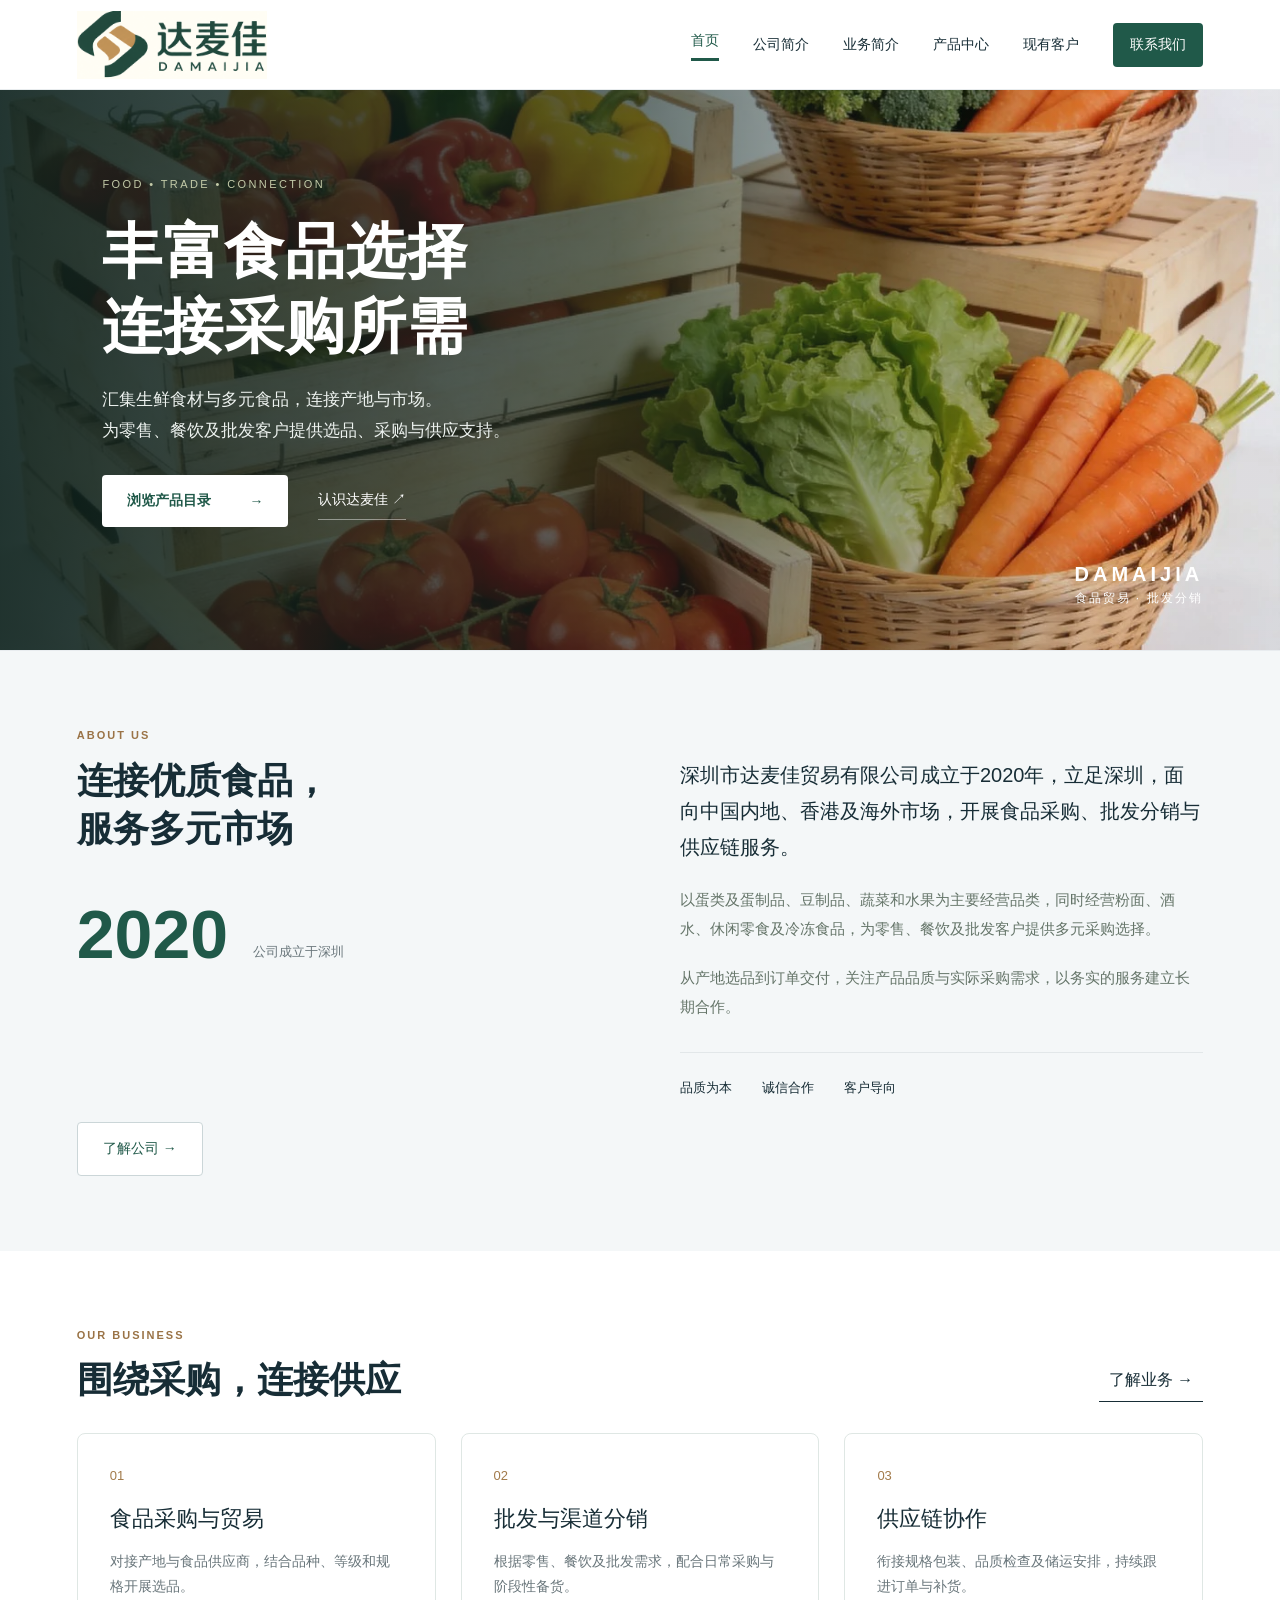
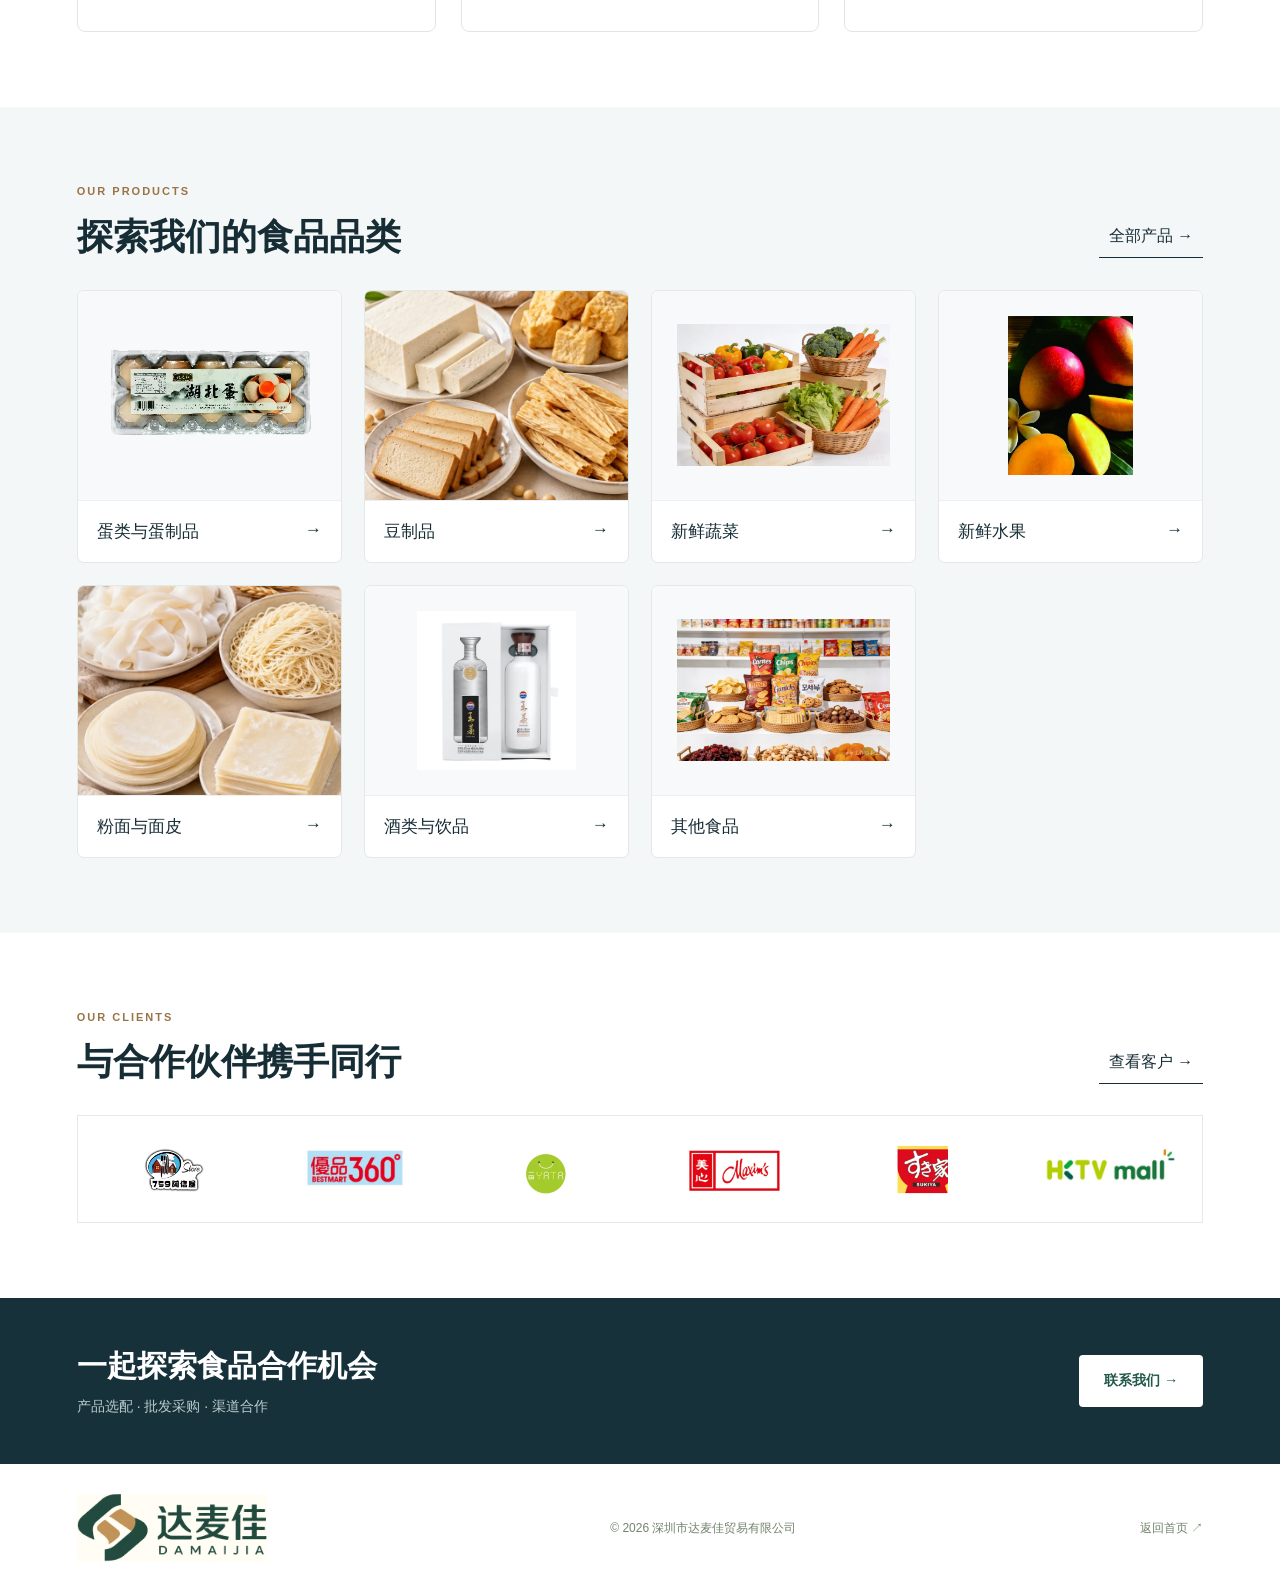
<file: index.html>
<!DOCTYPE html>
<html lang="zh-CN"><head><meta charset="utf-8"><meta name="viewport" content="width=device-width,initial-scale=1"><meta name="description" content="深圳市达麦佳贸易有限公司，成立于2020年，专注食品贸易、批发分销与供应链服务，提供蛋品、豆制品、蔬果、粉面、酒水及其他食品。"><meta name="theme-color" content="#193d32"><title>首页｜达麦佳食品贸易</title><link rel="stylesheet" href="styles.css"></head>
<body><a class="skip" href="#main">跳到主要内容</a>
<header class="header"><a href="index.html" class="brand" aria-label="达麦佳首页"><span class="logo-window"><img src="assets/logo.png" alt="达麦佳 DAMAIJIA"></span></a><nav class="nav" id="nav" aria-label="主导航"><a href="index.html" data-page="index" aria-current="page">首页</a><a href="about.html" data-page="about">公司简介</a><a href="business.html" data-page="business">业务简介</a><a href="products.html" data-page="products">产品中心</a><a href="clients.html" data-page="clients">现有客户</a><a href="contact.html" data-page="contact" class="nav-contact">联系我们</a></nav><button class="menu-toggle" aria-controls="nav" aria-expanded="false" aria-label="打开导航">☰</button></header>
<main id="main"><section class="hero" id="home"><img class="hero-bg" src="assets/vegetables.webp" alt="多样的新鲜蔬菜" fetchpriority="high"><div class="hero-copy"><div class="eyebrow light">FOOD • TRADE • CONNECTION</div><h1>丰富食品选择<br>连接采购所需</h1><p>汇集生鲜食材与多元食品，连接产地与市场。<br>为零售、餐饮及批发客户提供选品、采购与供应支持。</p><div class="hero-actions"><a class="button cream" href="products.html">浏览产品目录 <span>→</span></a><a class="hero-link" href="about.html">认识达麦佳 ↗</a></div></div><div class="hero-stamp">DAMAIJIA<small>食品贸易 · 批发分销</small></div></section><section id="about" class="section about"><div class="section-tag">ABOUT US</div><div class="about-layout"><div><h2>连接优质食品，<br>服务多元市场</h2><div class="founded"><strong>2020</strong><span>公司成立于深圳</span></div></div><div class="about-text"><p class="large">深圳市达麦佳贸易有限公司成立于2020年，立足深圳，面向中国内地、香港及海外市场，开展食品采购、批发分销与供应链服务。</p><p>以蛋类及蛋制品、豆制品、蔬菜和水果为主要经营品类，同时经营粉面、酒水、休闲零食及冷冻食品，为零售、餐饮及批发客户提供多元采购选择。</p><p>从产地选品到订单交付，关注产品品质与实际采购需求，以务实的服务建立长期合作。</p><div class="values"><span>品质为本</span><span>诚信合作</span><span>客户导向</span></div></div></div><a class="button outline overview-link" href="about.html">了解公司 →</a></section><section class="section home-business"><div class="section-tag">OUR BUSINESS</div><div class="section-heading"><h2>围绕采购，连接供应</h2><a class="text-button" href="business.html">了解业务 →</a></div><div class="overview-services"><article><span>01</span><h3>食品采购与贸易</h3><p>对接产地与食品供应商，结合品种、等级和规格开展选品。</p></article><article><span>02</span><h3>批发与渠道分销</h3><p>根据零售、餐饮及批发需求，配合日常采购与阶段性备货。</p></article><article><span>03</span><h3>供应链协作</h3><p>衔接规格包装、品质检查及储运安排，持续跟进订单与补货。</p></article></div></section><section class="section home-products"><div class="section-tag">OUR PRODUCTS</div><div class="section-heading"><h2>探索我们的食品品类</h2><a class="text-button" href="products.html">全部产品 →</a></div><div class="category-preview"><a class="category-card" href="products.html?category=eggs"><div class="product-visual "><img loading="lazy" src="assets/egg-china.webp" alt="蛋类与蛋制品"></div><h3>蛋类与蛋制品<span>→</span></h3></a><a class="category-card" href="products.html?category=soy"><div class="product-visual triptych crop-0"><img loading="lazy" src="assets/food-triptych.webp" alt="豆制品"></div><h3>豆制品<span>→</span></h3></a><a class="category-card" href="products.html?category=vegetables"><div class="product-visual "><img loading="lazy" src="assets/vegetables.webp" alt="新鲜蔬菜"></div><h3>新鲜蔬菜<span>→</span></h3></a><a class="category-card" href="products.html?category=fruits"><div class="product-visual "><img loading="lazy" src="assets/mango.webp" alt="新鲜水果"></div><h3>新鲜水果<span>→</span></h3></a><a class="category-card" href="products.html?category=noodles"><div class="product-visual triptych crop-1"><img loading="lazy" src="assets/food-triptych.webp" alt="粉面与面皮"></div><h3>粉面与面皮<span>→</span></h3></a><a class="category-card" href="products.html?category=drinks"><div class="product-visual "><img loading="lazy" src="assets/wangmao.webp" alt="酒类与饮品"></div><h3>酒类与饮品<span>→</span></h3></a><a class="category-card" href="products.html?category=other"><div class="product-visual "><img loading="lazy" src="assets/snacks.webp" alt="其他食品"></div><h3>其他食品<span>→</span></h3></a></div></section><section class="section home-clients"><div class="section-tag">OUR CLIENTS</div><div class="section-heading"><h2>与合作伙伴携手同行</h2><a class="text-button" href="clients.html">查看客户 →</a></div><div class="home-logos"><div class="logo-cell"><img loading="lazy" src="assets/759.webp" alt="759阿信屋"></div><div class="logo-cell"><img loading="lazy" src="assets/bestmart.webp" alt="优品360"></div><div class="logo-cell"><img loading="lazy" src="assets/yata.webp" alt="一田"></div><div class="logo-cell"><img loading="lazy" src="assets/maxims.webp" alt="美心"></div><div class="logo-cell"><img loading="lazy" src="assets/sukiya.webp" alt="Sukiya"></div><div class="logo-cell"><img loading="lazy" src="assets/hktv.webp" alt="HKTVmall"></div></div></section><section class="home-cta"><div><h2>一起探索食品合作机会</h2><p>产品选配 · 批发采购 · 渠道合作</p></div><a class="button cream" href="contact.html">联系我们 →</a></section></main><footer><a href="index.html" class="brand"><span class="logo-window"><img src="assets/logo.png" alt="达麦佳 DAMAIJIA"></span></a><p>© 2026 深圳市达麦佳贸易有限公司</p><a href="index.html">返回首页 ↗</a></footer>
<script src="common.js"></script></body></html>
</file>
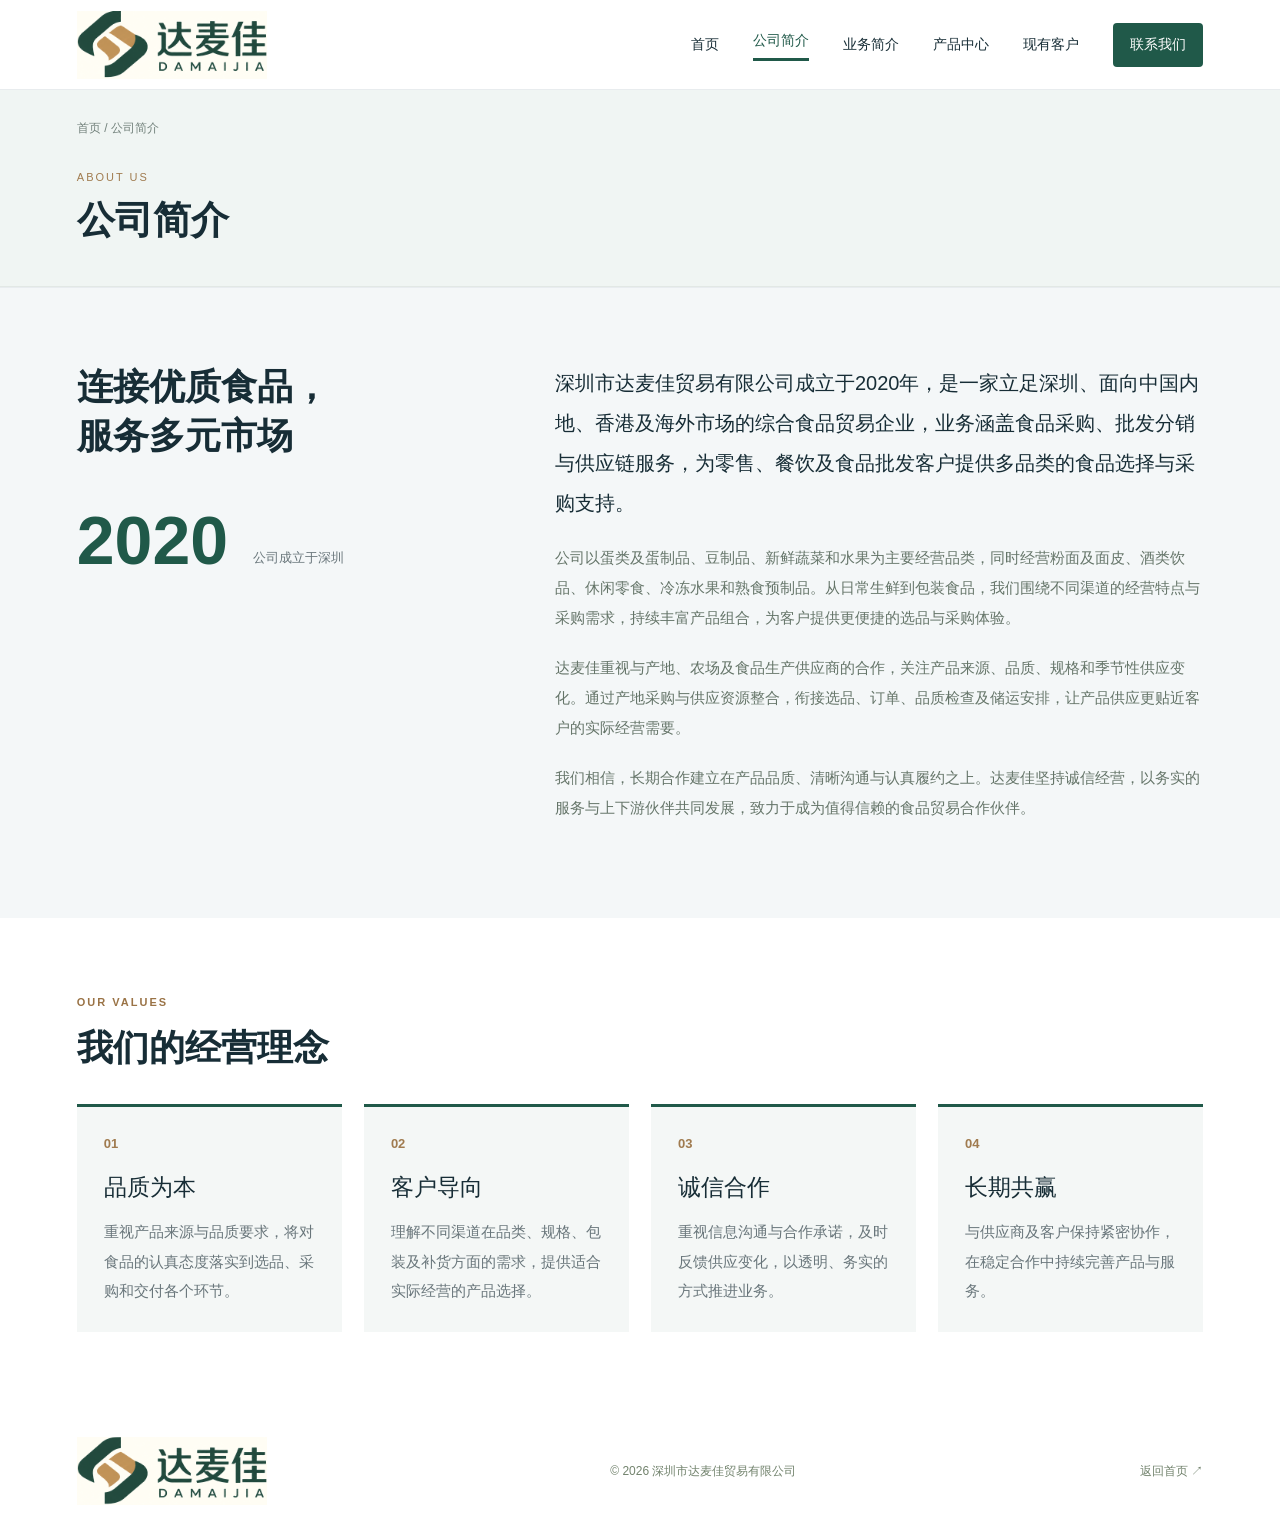
<file: about.html>
<!DOCTYPE html>
<html lang="zh-CN"><head><meta charset="utf-8"><meta name="viewport" content="width=device-width,initial-scale=1"><meta name="description" content="深圳市达麦佳贸易有限公司，成立于2020年，专注食品贸易、批发分销与供应链服务，提供蛋品、豆制品、蔬果、粉面、酒水及其他食品。"><meta name="theme-color" content="#193d32"><title>公司简介｜达麦佳食品贸易</title><link rel="stylesheet" href="styles.css"></head>
<body><a class="skip" href="#main">跳到主要内容</a>
<header class="header"><a href="index.html" class="brand" aria-label="达麦佳首页"><span class="logo-window"><img src="assets/logo.png" alt="达麦佳 DAMAIJIA"></span></a><nav class="nav" id="nav" aria-label="主导航"><a href="index.html" data-page="index">首页</a><a href="about.html" data-page="about" aria-current="page">公司简介</a><a href="business.html" data-page="business">业务简介</a><a href="products.html" data-page="products">产品中心</a><a href="clients.html" data-page="clients">现有客户</a><a href="contact.html" data-page="contact" class="nav-contact">联系我们</a></nav><button class="menu-toggle" aria-controls="nav" aria-expanded="false" aria-label="打开导航">☰</button></header>
<main id="main"><div class="page-intro"><div class="breadcrumbs"><a href="index.html">首页</a> / 公司简介</div><span>ABOUT US</span><h1>公司简介</h1></div><section id="about" class="section about about-full"><div class="about-layout"><div><h2>连接优质食品，<br>服务多元市场</h2><div class="founded"><strong>2020</strong><span>公司成立于深圳</span></div></div><div class="about-text"><p class="large">深圳市达麦佳贸易有限公司成立于2020年，是一家立足深圳、面向中国内地、香港及海外市场的综合食品贸易企业，业务涵盖食品采购、批发分销与供应链服务，为零售、餐饮及食品批发客户提供多品类的食品选择与采购支持。</p><p>公司以蛋类及蛋制品、豆制品、新鲜蔬菜和水果为主要经营品类，同时经营粉面及面皮、酒类饮品、休闲零食、冷冻水果和熟食预制品。从日常生鲜到包装食品，我们围绕不同渠道的经营特点与采购需求，持续丰富产品组合，为客户提供更便捷的选品与采购体验。</p><p>达麦佳重视与产地、农场及食品生产供应商的合作，关注产品来源、品质、规格和季节性供应变化。通过产地采购与供应资源整合，衔接选品、订单、品质检查及储运安排，让产品供应更贴近客户的实际经营需要。</p><p>我们相信，长期合作建立在产品品质、清晰沟通与认真履约之上。达麦佳坚持诚信经营，以务实的服务与上下游伙伴共同发展，致力于成为值得信赖的食品贸易合作伙伴。</p></div></div></section><section class="section philosophy"><div class="section-tag">OUR VALUES</div><h2>我们的经营理念</h2><div class="value-grid"><article><span>01</span><h3>品质为本</h3><p>重视产品来源与品质要求，将对食品的认真态度落实到选品、采购和交付各个环节。</p></article><article><span>02</span><h3>客户导向</h3><p>理解不同渠道在品类、规格、包装及补货方面的需求，提供适合实际经营的产品选择。</p></article><article><span>03</span><h3>诚信合作</h3><p>重视信息沟通与合作承诺，及时反馈供应变化，以透明、务实的方式推进业务。</p></article><article><span>04</span><h3>长期共赢</h3><p>与供应商及客户保持紧密协作，在稳定合作中持续完善产品与服务。</p></article></div></section></main><footer><a href="index.html" class="brand"><span class="logo-window"><img src="assets/logo.png" alt="达麦佳 DAMAIJIA"></span></a><p>© 2026 深圳市达麦佳贸易有限公司</p><a href="index.html">返回首页 ↗</a></footer>
<script src="common.js"></script></body></html>
</file>
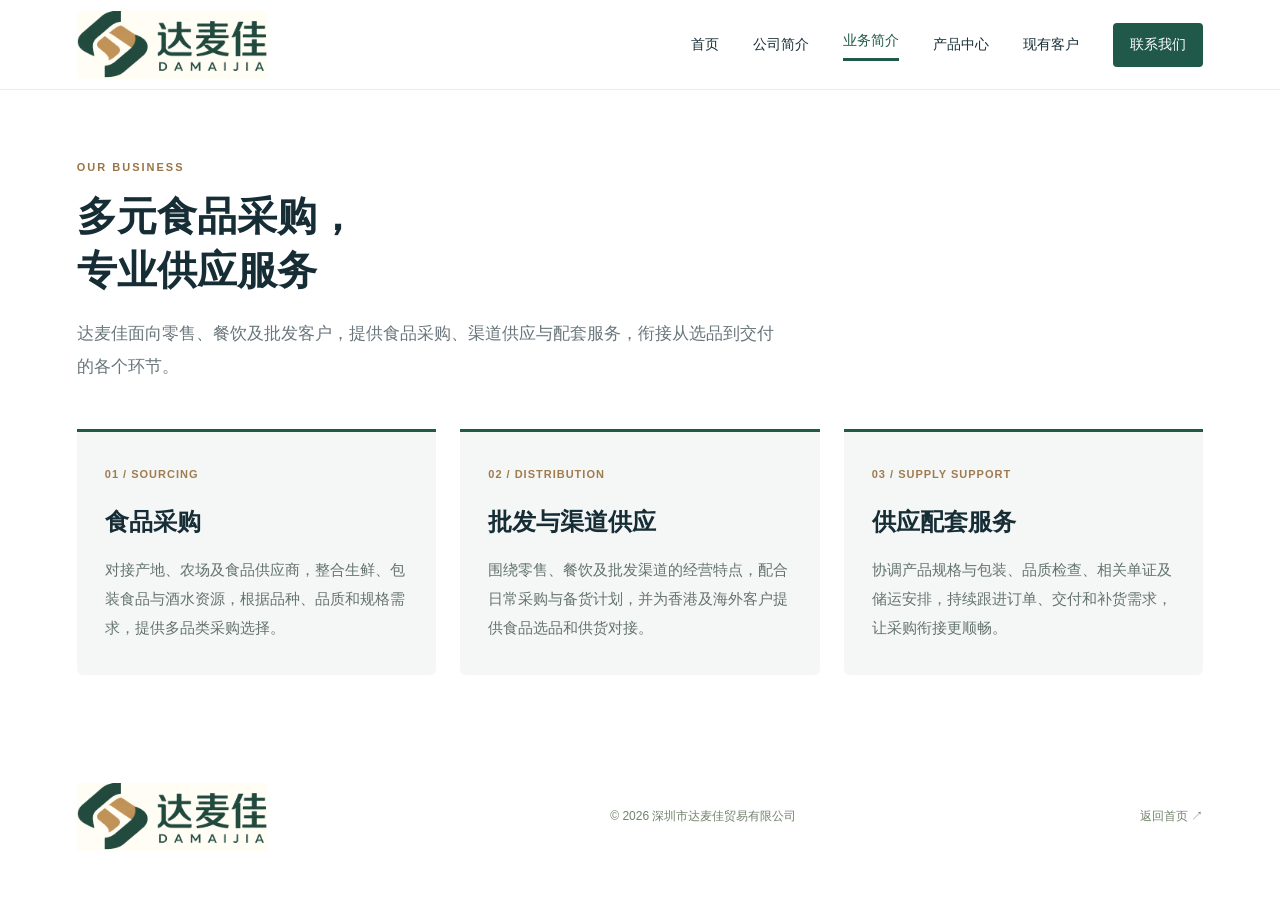
<file: business.html>
<!DOCTYPE html>
<html lang="zh-CN"><head><meta charset="utf-8"><meta name="viewport" content="width=device-width,initial-scale=1"><meta name="description" content="深圳市达麦佳贸易有限公司，成立于2020年，专注食品贸易、批发分销与供应链服务，提供蛋品、豆制品、蔬果、粉面、酒水及其他食品。"><meta name="theme-color" content="#193d32"><title>业务简介｜达麦佳食品贸易</title><link rel="stylesheet" href="styles.css"><style>.preview-notice{padding:16px 6%;background:#fff6e7;color:#725025;display:flex;justify-content:space-between;gap:12px;font-size:13px;border-bottom:1px solid #eadcc5}.preview-notice strong{font-weight:600}.compact-business{min-height:640px;padding-top:68px;padding-bottom:78px}.compact-intro{max-width:750px;margin-bottom:46px}.compact-intro h2{font-size:40px;margin:10px 0 20px}.compact-intro>p{font-size:17px;color:var(--muted);line-height:1.95;max-width:700px}.compact-services{display:grid;grid-template-columns:repeat(3,1fr);gap:24px}.compact-services article{padding:32px 28px;background:#f4f7f6;border-top:3px solid #205949;border-radius:0 0 6px 6px}.compact-services h3{font-size:24px;margin:24px 0 17px;font-weight:600}.compact-services p{font-size:15px;line-height:1.95;color:#65736d}.compact-services .service-number{font-size:11px;letter-spacing:1px}@media(max-width:760px){.preview-notice{flex-direction:column;gap:5px}.compact-business{padding-top:42px;padding-bottom:45px}.compact-intro{margin-bottom:30px}.compact-intro h2{font-size:31px}.compact-intro>p{font-size:16px}.compact-services{grid-template-columns:1fr;gap:18px}.compact-services article{padding:26px}.compact-services h3{margin:16px 0 12px;font-size:23px}}</style></head>
<body><a class="skip" href="#main">跳到主要内容</a>
<header class="header"><a href="index.html" class="brand" aria-label="达麦佳首页"><span class="logo-window"><img src="assets/logo.png" alt="达麦佳 DAMAIJIA"></span></a><nav class="nav" id="nav" aria-label="主导航"><a href="index.html" data-page="index">首页</a><a href="about.html" data-page="about">公司简介</a><a href="business.html" data-page="business" aria-current="page">业务简介</a><a href="products.html" data-page="products">产品中心</a><a href="clients.html" data-page="clients">现有客户</a><a href="contact.html" data-page="contact" class="nav-contact">联系我们</a></nav><button class="menu-toggle" aria-controls="nav" aria-expanded="false" aria-label="打开导航">☰</button></header>
<main id="main"><section id="business" class="section business compact-business"><div class="compact-intro"><div class="section-tag">OUR BUSINESS</div><h2>多元食品采购，<br>专业供应服务</h2><p>达麦佳面向零售、餐饮及批发客户，提供食品采购、渠道供应与配套服务，衔接从选品到交付的各个环节。</p></div><div class="compact-services"><article><span class="service-number">01 / SOURCING</span><h3>食品采购</h3><p>对接产地、农场及食品供应商，整合生鲜、包装食品与酒水资源，根据品种、品质和规格需求，提供多品类采购选择。</p></article><article><span class="service-number">02 / DISTRIBUTION</span><h3>批发与渠道供应</h3><p>围绕零售、餐饮及批发渠道的经营特点，配合日常采购与备货计划，并为香港及海外客户提供食品选品和供货对接。</p></article><article><span class="service-number">03 / SUPPLY SUPPORT</span><h3>供应配套服务</h3><p>协调产品规格与包装、品质检查、相关单证及储运安排，持续跟进订单、交付和补货需求，让采购衔接更顺畅。</p></article></div></section></main><footer><a href="index.html" class="brand"><span class="logo-window"><img src="assets/logo.png" alt="达麦佳 DAMAIJIA"></span></a><p>© 2026 深圳市达麦佳贸易有限公司</p><a href="index.html">返回首页 ↗</a></footer>
<script src="common.js"></script></body></html>
</file>
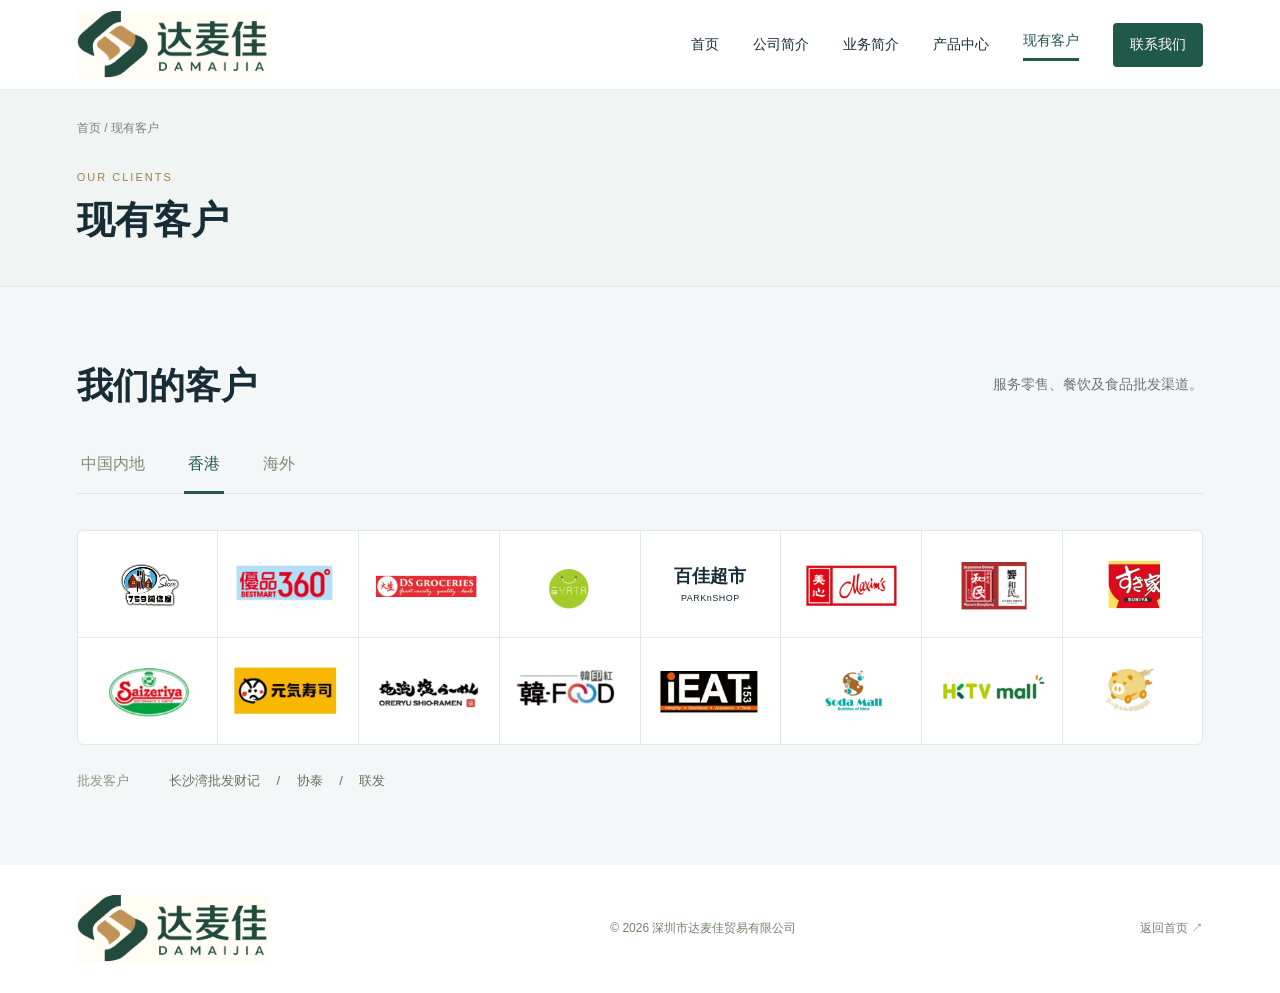
<file: clients.html>
<!DOCTYPE html>
<html lang="zh-CN"><head><meta charset="utf-8"><meta name="viewport" content="width=device-width,initial-scale=1"><meta name="description" content="深圳市达麦佳贸易有限公司，成立于2020年，专注食品贸易、批发分销与供应链服务，提供蛋品、豆制品、蔬果、粉面、酒水及其他食品。"><meta name="theme-color" content="#193d32"><title>现有客户｜达麦佳食品贸易</title><link rel="stylesheet" href="styles.css"></head>
<body><a class="skip" href="#main">跳到主要内容</a>
<header class="header"><a href="index.html" class="brand" aria-label="达麦佳首页"><span class="logo-window"><img src="assets/logo.png" alt="达麦佳 DAMAIJIA"></span></a><nav class="nav" id="nav" aria-label="主导航"><a href="index.html" data-page="index">首页</a><a href="about.html" data-page="about">公司简介</a><a href="business.html" data-page="business">业务简介</a><a href="products.html" data-page="products">产品中心</a><a href="clients.html" data-page="clients" aria-current="page">现有客户</a><a href="contact.html" data-page="contact" class="nav-contact">联系我们</a></nav><button class="menu-toggle" aria-controls="nav" aria-expanded="false" aria-label="打开导航">☰</button></header>
<main id="main"><div class="page-intro"><div class="breadcrumbs"><a href="index.html">首页</a> / 现有客户</div><span>OUR CLIENTS</span><h1>现有客户</h1></div><section id="clients" class="section clients"><div class="section-heading"><h2>我们的客户</h2><p>服务零售、餐饮及食品批发渠道。</p></div><div class="client-tabs" role="tablist" aria-label="客户市场"><button role="tab" id="tab-mainland" aria-selected="false" aria-controls="panel-mainland" tabindex="-1" data-market="mainland">中国内地</button><button role="tab" id="tab-hongkong" aria-selected="true" aria-controls="panel-hongkong" data-market="hongkong">香港</button><button role="tab" id="tab-overseas" aria-selected="false" aria-controls="panel-overseas" tabindex="-1" data-market="overseas">海外</button></div><div id="panel-hongkong" role="tabpanel" aria-labelledby="tab-hongkong"><div class="logo-grid"><div class="logo-cell"><img loading="lazy" src="assets/759.webp" alt="759阿信屋"></div><div class="logo-cell"><img loading="lazy" src="assets/bestmart.webp" alt="优品360"></div><div class="logo-cell"><img loading="lazy" src="assets/ds.webp" alt="DS Groceries"></div><div class="logo-cell"><img loading="lazy" src="assets/yata.webp" alt="一田"></div><div class="logo-cell"><div class="parknshop"><b>百佳超市</b><span>PARKnSHOP</span></div></div><div class="logo-cell"><img loading="lazy" src="assets/maxims.webp" alt="美心"></div><div class="logo-cell"><img loading="lazy" src="assets/watami.webp" alt="和民"></div><div class="logo-cell"><img loading="lazy" src="assets/sukiya.webp" alt="Sukiya"></div><div class="logo-cell"><img loading="lazy" src="assets/saizeriya.webp" alt="Saizeriya"></div><div class="logo-cell"><img loading="lazy" src="assets/genki.webp" alt="元气寿司"></div><div class="logo-cell"><img loading="lazy" src="assets/oreryu.webp" alt="俺流塩らーめん"></div><div class="logo-cell"><img loading="lazy" src="assets/hanfood.webp" alt="韩印红"></div><div class="logo-cell"><img loading="lazy" src="assets/ieat.webp" alt="iEAT153"></div><div class="logo-cell"><img loading="lazy" src="assets/soda.webp" alt="Soda Mall"></div><div class="logo-cell"><img loading="lazy" src="assets/hktv.webp" alt="HKTVmall"></div><div class="logo-cell"><img loading="lazy" src="assets/pig.webp" alt="香港零售客户"></div></div><div class="wholesale"><span>批发客户</span><p>长沙湾批发财记　 /　 协泰　 /　 联发</p></div></div><div id="panel-mainland" role="tabpanel" aria-labelledby="tab-mainland" class="client-pending" hidden><span>CHINA MAINLAND</span><h3>客户资料整理中</h3><p>中国内地客户将在资料确认后展示。</p></div><div id="panel-overseas" role="tabpanel" aria-labelledby="tab-overseas" class="client-pending" hidden><span>OVERSEAS</span><h3>客户资料整理中</h3><p>海外客户将在资料确认后展示。</p></div></section></main><footer><a href="index.html" class="brand"><span class="logo-window"><img src="assets/logo.png" alt="达麦佳 DAMAIJIA"></span></a><p>© 2026 深圳市达麦佳贸易有限公司</p><a href="index.html">返回首页 ↗</a></footer>
<script src="common.js"></script></body></html>
</file>
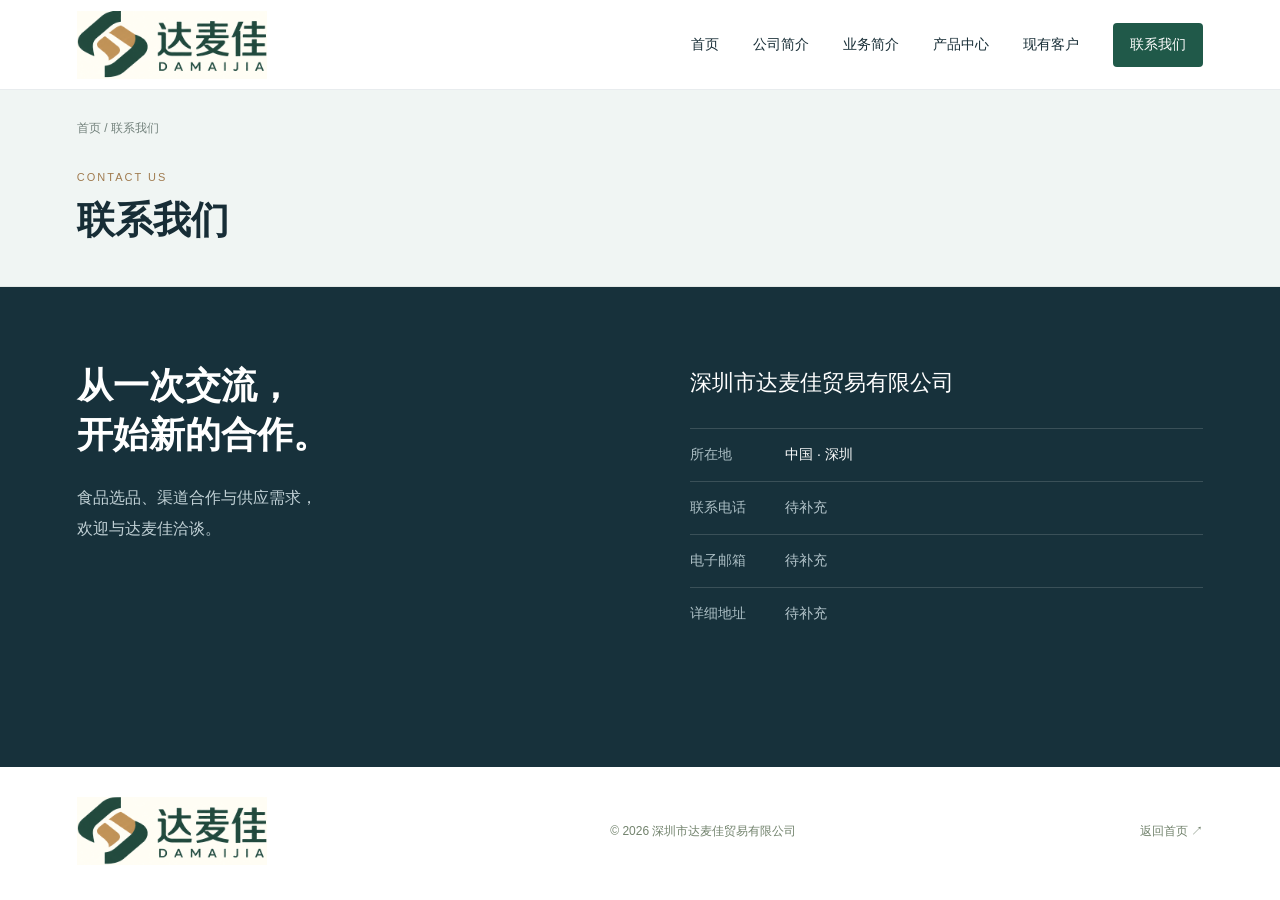
<file: contact.html>
<!DOCTYPE html>
<html lang="zh-CN"><head><meta charset="utf-8"><meta name="viewport" content="width=device-width,initial-scale=1"><meta name="description" content="深圳市达麦佳贸易有限公司，成立于2020年，专注食品贸易、批发分销与供应链服务，提供蛋品、豆制品、蔬果、粉面、酒水及其他食品。"><meta name="theme-color" content="#193d32"><title>联系我们｜达麦佳食品贸易</title><link rel="stylesheet" href="styles.css"></head>
<body><a class="skip" href="#main">跳到主要内容</a>
<header class="header"><a href="index.html" class="brand" aria-label="达麦佳首页"><span class="logo-window"><img src="assets/logo.png" alt="达麦佳 DAMAIJIA"></span></a><nav class="nav" id="nav" aria-label="主导航"><a href="index.html" data-page="index">首页</a><a href="about.html" data-page="about">公司简介</a><a href="business.html" data-page="business">业务简介</a><a href="products.html" data-page="products">产品中心</a><a href="clients.html" data-page="clients">现有客户</a><a href="contact.html" data-page="contact" aria-current="page" class="nav-contact">联系我们</a></nav><button class="menu-toggle" aria-controls="nav" aria-expanded="false" aria-label="打开导航">☰</button></header>
<main id="main"><div class="page-intro"><div class="breadcrumbs"><a href="index.html">首页</a> / 联系我们</div><span>CONTACT US</span><h1>联系我们</h1></div><section id="contact" class="contact section"><div class="contact-layout"><div><h2>从一次交流，<br>开始新的合作。</h2><p>食品选品、渠道合作与供应需求，<br>欢迎与达麦佳洽谈。</p></div><div class="contact-details"><h3>深圳市达麦佳贸易有限公司</h3><div><span>所在地</span><p>中国 · 深圳</p></div><div><span>联系电话</span><p class="pending-value">待补充</p></div><div><span>电子邮箱</span><p class="pending-value">待补充</p></div><div><span>详细地址</span><p class="pending-value">待补充</p></div></div></div></section></main><footer><a href="index.html" class="brand"><span class="logo-window"><img src="assets/logo.png" alt="达麦佳 DAMAIJIA"></span></a><p>© 2026 深圳市达麦佳贸易有限公司</p><a href="index.html">返回首页 ↗</a></footer>
<script src="common.js"></script></body></html>
</file>
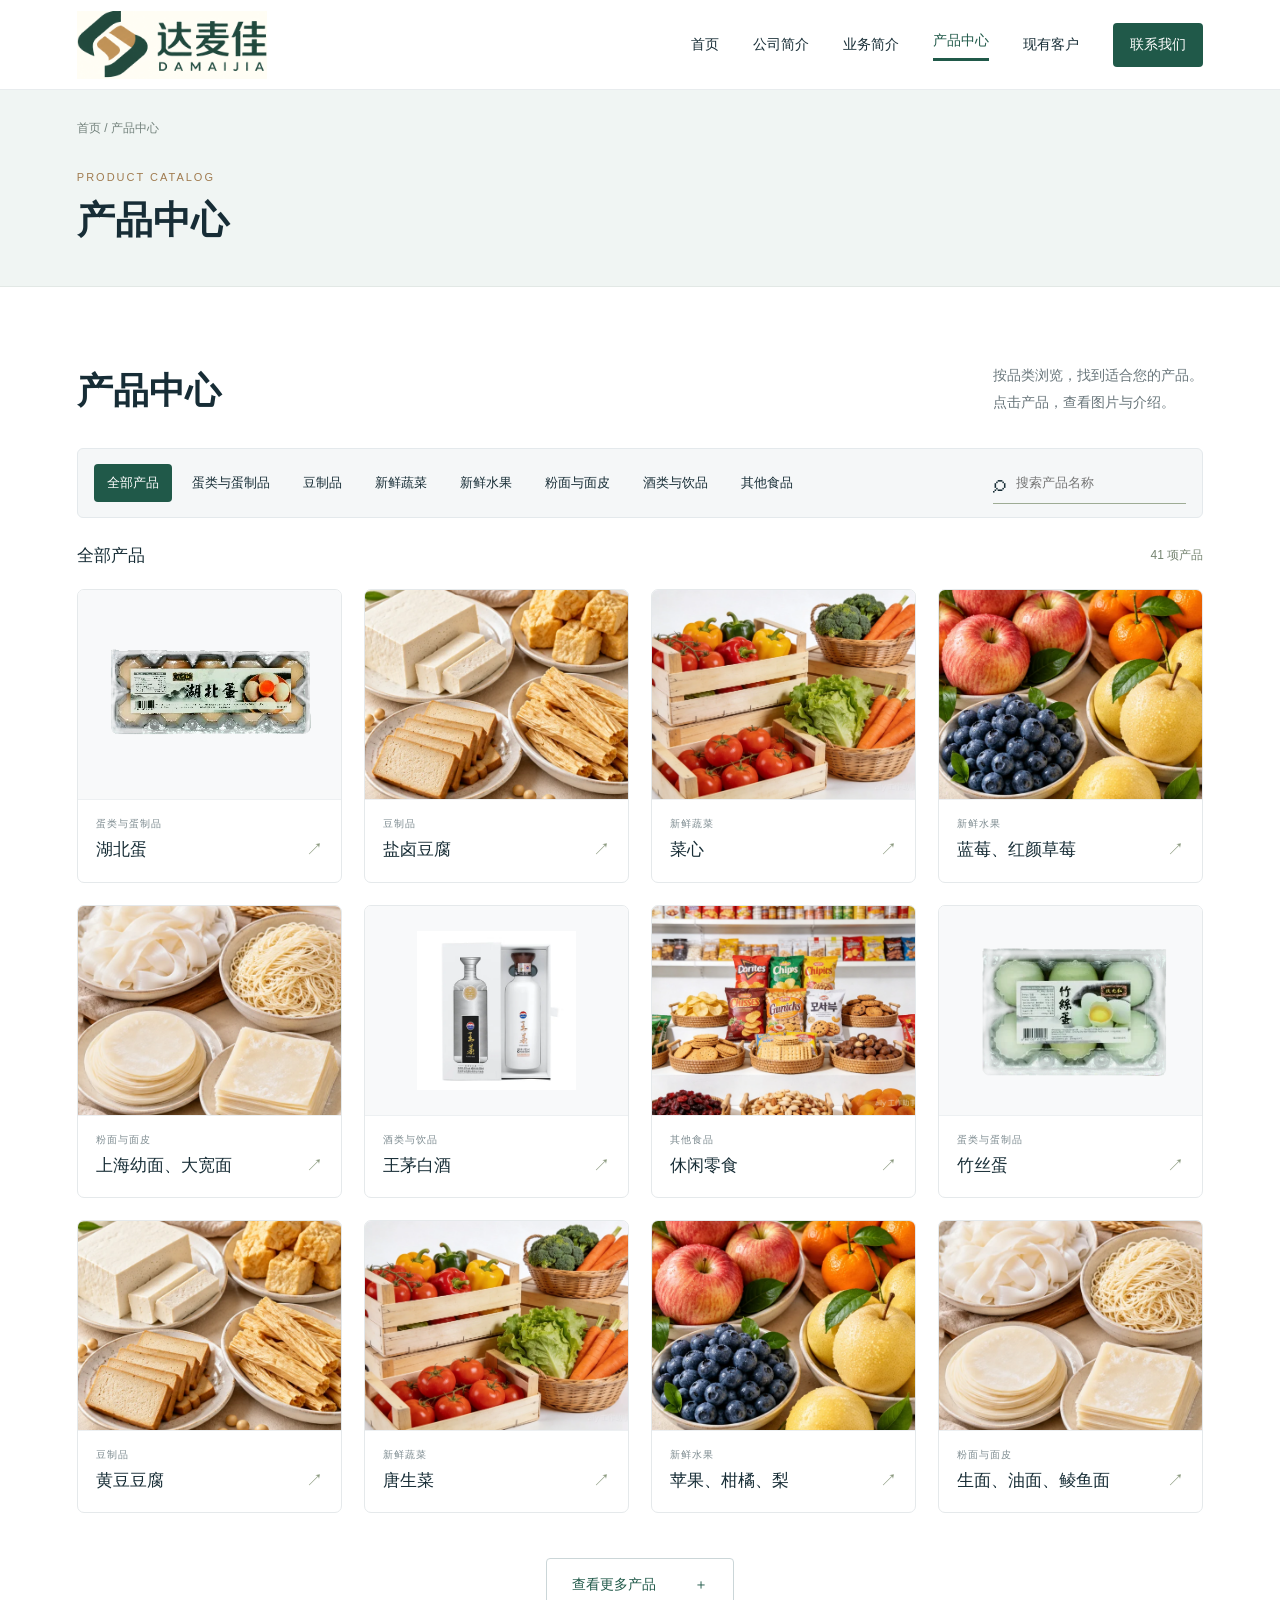
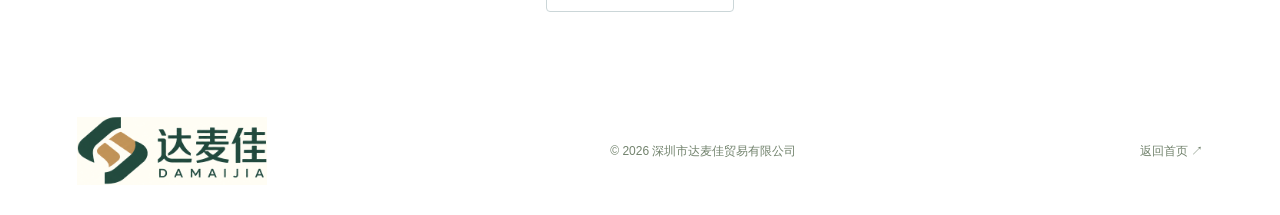
<file: products.html>
<!DOCTYPE html>
<html lang="zh-CN"><head><meta charset="utf-8"><meta name="viewport" content="width=device-width,initial-scale=1"><meta name="description" content="深圳市达麦佳贸易有限公司，成立于2020年，专注食品贸易、批发分销与供应链服务，提供蛋品、豆制品、蔬果、粉面、酒水及其他食品。"><meta name="theme-color" content="#193d32"><title>产品中心｜达麦佳食品贸易</title><link rel="stylesheet" href="styles.css"></head>
<body><a class="skip" href="#main">跳到主要内容</a>
<header class="header"><a href="index.html" class="brand" aria-label="达麦佳首页"><span class="logo-window"><img src="assets/logo.png" alt="达麦佳 DAMAIJIA"></span></a><nav class="nav" id="nav" aria-label="主导航"><a href="index.html" data-page="index">首页</a><a href="about.html" data-page="about">公司简介</a><a href="business.html" data-page="business">业务简介</a><a href="products.html" data-page="products" aria-current="page">产品中心</a><a href="clients.html" data-page="clients">现有客户</a><a href="contact.html" data-page="contact" class="nav-contact">联系我们</a></nav><button class="menu-toggle" aria-controls="nav" aria-expanded="false" aria-label="打开导航">☰</button></header>
<main id="main"><div class="page-intro"><div class="breadcrumbs"><a href="index.html">首页</a> / 产品中心</div><span>PRODUCT CATALOG</span><h1>产品中心</h1></div><section id="products" class="section products"><div class="section-heading"><h2>产品中心</h2><p>按品类浏览，找到适合您的产品。<br>点击产品，查看图片与介绍。</p></div><div class="catalog-bar"><div class="filters" id="filters" aria-label="按产品类别筛选"></div><label class="search"><span aria-hidden="true">⌕</span><input type="search" id="search" placeholder="搜索产品名称" aria-label="搜索产品名称"></label></div><div class="results-line"><h3 id="category-title">全部产品</h3><span id="result-count" aria-live="polite"></span></div><div id="product-grid" class="product-grid"></div><div class="empty-search" hidden id="empty-search"><h3>没有找到相关产品</h3><p>试试其他名称，或切换产品类别。</p><button class="text-button" id="reset-search">查看全部产品 ↗</button></div><button class="button outline more" id="more">查看更多产品 <span>＋</span></button></section></main><footer><a href="index.html" class="brand"><span class="logo-window"><img src="assets/logo.png" alt="达麦佳 DAMAIJIA"></span></a><p>© 2026 深圳市达麦佳贸易有限公司</p><a href="index.html">返回首页 ↗</a></footer>
<dialog id="product-dialog" aria-labelledby="dialog-title"><button class="dialog-close" aria-label="关闭产品详情">×</button><div id="dialog-image"></div><div class="dialog-copy"><span class="eyebrow" id="dialog-category"></span><h2 id="dialog-title"></h2><p id="dialog-description"></p><a href="contact.html" class="button green" id="dialog-contact">商务合作 <span>↗</span></a></div></dialog>
<script src="catalog.js"></script><script src="app.js"></script><script src="common.js"></script></body></html>
</file>
<file: styles.css>
:root{--green:#193d32;--ink:#263c32;--cream:#f6f4eb;--muted:#718174;--line:#d5d9cc;--gold:#b98a52}*{box-sizing:border-box}html{scroll-behavior:smooth;scroll-padding-top:100px}body{margin:0;background:var(--cream);color:var(--ink);font-family:"PingFang SC","Microsoft YaHei",Arial,sans-serif;-webkit-font-smoothing:antialiased}button,input{font:inherit}button,a,input{-webkit-tap-highlight-color:transparent}a{color:inherit;text-decoration:none}button{cursor:pointer}button:focus-visible,a:focus-visible,input:focus-visible{outline:3px solid #b98a52;outline-offset:5px}button{color:inherit}img{max-width:100%;display:block}h1,h2,h3,p{margin:0}h2{font-size:clamp(32px,3.4vw,50px);line-height:1.35;font-weight:550;letter-spacing:-1px}h3{font-weight:550}.skip{position:fixed;top:-100px;background:white;padding:15px;z-index:99}.skip:focus{top:10px}.header{height:96px;max-width:1600px;margin:auto;padding:0 5%;display:flex;align-items:center;justify-content:space-between;background:var(--cream)}.brand{display:flex;gap:12px;align-items:center}.brand-mark{display:grid;place-items:center;width:48px;height:48px;border:1px solid #83977b;border-radius:50%;font-family:"Songti SC",serif;font-size:31px;color:var(--green)}.brand b{font-size:23px;font-weight:600;letter-spacing:3px}.brand small{display:block;font:9px/1.8 Arial,sans-serif;letter-spacing:3px}.nav{display:flex;gap:32px;align-items:center;font-size:14px}.nav>a:hover{color:#aa753f}.nav-contact{border:1px solid var(--line);padding:13px 17px;display:flex;gap:22px}.menu-toggle{display:none;border:0;background:none;font-size:24px}.hero{display:grid;grid-template-columns:1fr 1fr;min-height:650px;max-width:1600px;margin:0 auto;background:var(--green)}.hero-copy{padding:68px 10% 26px;color:var(--cream);display:flex;flex-direction:column}.eyebrow,.section-tag{font:11px/1.7 Arial,sans-serif;letter-spacing:2.4px;text-transform:uppercase;color:#89734e}.light{color:#c3caa8}.hero h1{font-size:clamp(46px,4.8vw,72px);font-weight:500;line-height:1.35;margin:27px 0 25px;letter-spacing:-1px}.hero h1 span{color:#c4cca4}.hero p{font-size:17px;line-height:1.9;color:#d4ddcb}.button{display:inline-flex;gap:38px;align-items:center;justify-content:space-between;border:0;padding:17px 25px;font-size:14px;transition:transform .2s,background .2s}.button:hover{transform:translateY(-2px)}.cream{background:#e6e8d7;color:var(--green)}.hero .button{align-self:flex-start;margin-top:32px}.hero-bottom{margin-top:auto;padding-top:50px;font-size:11px;color:#c1ccbc;display:flex;justify-content:space-between;gap:12px}.hero-visual{position:relative;min-height:650px;overflow:hidden;background:#e3dfd3}.hero-visual>img{height:100%;width:100%;object-fit:cover;object-position:52% center;position:absolute}.image-caption{position:absolute;bottom:24px;left:26px;right:26px;background:#f6f4ebeb;padding:18px 22px}.image-caption span{font-size:15px}.image-caption small{display:block;font:9px/1.8 Arial;letter-spacing:2px;margin-top:5px}.section{padding:94px max(6%,calc((100vw - 1320px)/2));}.section-tag{margin-bottom:29px}.about-layout{display:grid;grid-template-columns:1fr 1fr;gap:100px}.founded{display:flex;align-items:flex-end;gap:25px;margin-top:50px}.founded strong{font:74px/.9 Georgia,serif;font-weight:400}.founded span{font-size:13px;color:var(--muted);padding-bottom:4px}.about-text p{font-size:15px;line-height:1.95;color:#657569;margin-bottom:20px}.about-text .large{font-size:21px;line-height:1.8;color:var(--ink)}.values{display:flex;gap:26px;padding-top:26px;border-top:1px solid var(--line);margin-top:30px;font-size:13px}.business{background:#e9ede1}.section-heading{display:flex;justify-content:space-between;align-items:flex-end;gap:40px;margin-bottom:44px}.section-heading>p{font-size:15px;line-height:1.9;color:var(--muted);padding-bottom:5px}.business-layout{display:grid;grid-template-columns:1.04fr 1fr;gap:70px;align-items:center}.business-photo{width:100%;height:410px;object-fit:cover}.service-list article{display:flex;gap:24px;border-top:1px solid #bec8b8;padding:25px 0}.service-list article>span{font:17px Georgia;color:#8a794d}.service-list h3{font-size:24px;margin-bottom:13px}.service-list p{font-size:14px;line-height:1.85;color:#657569}.catalog-bar{border-top:1px solid var(--line);border-bottom:1px solid var(--line);padding:20px 0;display:flex;justify-content:space-between;gap:22px;align-items:center}.filters{display:flex;gap:7px;flex-wrap:wrap}.filters button{border:0;border-radius:2px;padding:10px 13px;background:transparent;font-size:13px;white-space:nowrap}.filters button:hover{background:#e5e9dc}.filters button[aria-pressed=true]{background:var(--green);color:white}.search{display:flex;align-items:center;gap:8px;border-bottom:1px solid #9eac95;min-width:165px;max-width:200px;padding:8px 0}.search span{font-size:25px;line-height:1}.search input{width:100%;border:0;background:transparent;outline-offset:2px;font-size:13px;color:var(--ink);min-width:0}.results-line{display:flex;align-items:center;justify-content:space-between;margin:26px 0 22px}.results-line h3{font-size:17px}.results-line span{font-size:12px;color:#778572}.product-grid{display:grid;grid-template-columns:repeat(4,1fr);gap:38px 24px}.product-card{display:block;text-align:left;border:0;padding:0;background:transparent;min-width:0}.product-visual{height:245px;position:relative;overflow:hidden;background:#fff}.product-visual img{width:100%;height:100%;object-fit:contain;padding:25px;transition:transform .35s}.product-visual.photo img{object-fit:cover;padding:0}.product-visual.triptych img{position:absolute;width:300%;height:auto;max-width:none;top:50%;transform:translateY(-50%);padding:0}.product-visual.triptych.crop-0 img{left:0}.product-visual.triptych.crop-1 img{left:-100%}.product-visual.triptych.crop-2 img{left:-200%}.product-visual.wine img{position:absolute;width:240px;max-width:none;height:auto;padding:0;top:-89px;left:calc(50% - 192px);clip-path:inset(0 4% 0 66%)}.product-card:hover .product-visual:not(.triptych):not(.wine) img{transform:scale(1.035)}.product-category{font-size:10px;color:#8a805e;margin-top:17px;display:block;letter-spacing:1px}.product-name{display:flex;justify-content:space-between;gap:12px;margin-top:8px;font-size:18px;line-height:1.55;font-weight:500}.product-name span:last-child{font-size:17px;color:#8a997e;flex-shrink:0}.more{display:flex;margin:45px auto 0}.outline{border:1px solid #9cab90;background:transparent;color:var(--green)}.empty-search{text-align:center;padding:60px 20px}.empty-search p{margin:12px 0 20px;color:var(--muted)}.text-button{background:transparent;border:0;border-bottom:1px solid var(--ink);padding:10px}.clients{background:#edeee5}.client-tabs{display:flex;border-bottom:1px solid #bac7b3;gap:35px;margin-bottom:36px}.client-tabs button{background:transparent;border:0;padding:15px 4px 18px;font-size:16px;position:relative;color:#7d8a77}.client-tabs button[aria-selected=true]{color:var(--green)}.client-tabs button[aria-selected=true]:after{content:"";position:absolute;bottom:-1px;left:0;right:0;height:3px;background:var(--green)}.logo-grid{display:grid;grid-template-columns:repeat(8,1fr);gap:1px;background:#d6ddcf;border:1px solid #d6ddcf}.logo-cell{background:#f8f8f0;min-height:106px;display:flex;align-items:center;justify-content:center;padding:22px 14px}.logo-cell img{width:100%;height:52px;object-fit:contain;mix-blend-mode:multiply}.parknshop{text-align:center}.parknshop b{font-size:18px;font-weight:600}.parknshop span{display:block;font:9px Arial;letter-spacing:.5px;margin-top:5px}.wholesale{display:flex;gap:40px;margin-top:27px;font-size:13px;color:#63715e}.wholesale>span{color:#8e957f}.client-pending{text-align:center;padding:70px 20px 50px;min-height:250px}.client-pending>span{font:11px Arial;letter-spacing:3px;color:#a2ad97}.client-pending h3{font-size:25px;margin:16px 0}.client-pending p{font-size:14px;color:#839079}.contact{background:var(--green);color:var(--cream)}.contact-layout{display:grid;grid-template-columns:1fr 1fr;gap:100px}.contact-layout>div>p{color:#c4d0bd;font-size:16px;line-height:1.9;margin-top:24px}.contact-details h3{font-size:22px;margin:6px 0 30px}.contact-details>div{display:grid;grid-template-columns:95px 1fr;padding:17px 0;border-top:1px solid #ffffff26;font-size:14px}.contact-details>div>span{color:#a7b79d}.pending-value{color:#c7d1bd}footer{display:flex;justify-content:space-between;align-items:center;padding:30px 6%;gap:24px;background:var(--cream)}footer p,footer>a:last-child{font-size:12px;color:#72836d}dialog{border:0;padding:0;width:min(850px,92vw);max-height:88vh;overflow:auto;background:var(--cream);color:var(--ink)}dialog[open]{display:grid;grid-template-columns:1fr 1fr}dialog::backdrop{background:#142a24b8;backdrop-filter:blur(4px)}.dialog-close{position:absolute;right:12px;top:10px;border:0;background:#f6f4ebe0;z-index:2;width:36px;height:36px;font-size:28px;line-height:1}.dialog-copy{padding:65px 38px 40px}.dialog-copy h2{font-size:29px;margin:17px 0 20px}.dialog-copy p{font-size:15px;line-height:1.9;color:var(--muted)}.dialog-copy .button{margin-top:32px}.green{background:var(--green);color:var(--cream)}#dialog-image .product-visual{height:430px}.dialog-copy .eyebrow{font-size:10px}#dialog-image .wine img{width:450px;top:-170px;left:calc(50% - 360px)}[hidden]{display:none!important}@media(min-width:1650px){.hero h1{font-size:72px}.section{padding-left:calc((100vw - 1320px)/2);padding-right:calc((100vw - 1320px)/2)}}@media(max-width:1100px){.nav{gap:20px}.hero-copy{padding:55px 8% 25px}.hero,.hero-visual{min-height:600px}.about-layout,.contact-layout{gap:55px}.section{padding:75px 5%}.business-layout{gap:40px}.catalog-bar{flex-direction:column;align-items:stretch}.search{max-width:none}.product-grid{grid-template-columns:repeat(3,1fr)}.logo-grid{grid-template-columns:repeat(4,1fr)}.hero-bottom{flex-direction:column;gap:8px}.product-visual{height:245px}}@media(max-width:760px){html{scroll-padding-top:20px}.header{height:78px;padding:0 6%;position:relative}.brand-mark{height:40px;width:40px;font-size:27px}.brand b{font-size:20px}.menu-toggle{display:block}.nav{display:none;position:absolute;z-index:20;left:0;right:0;top:78px;padding:24px 6%;background:var(--cream);box-shadow:0 15px 25px #0001;flex-direction:column;align-items:stretch;gap:0}.nav.open{display:flex}.nav>a{padding:15px}.nav-contact{margin-top:10px}.hero{display:flex;flex-direction:column;min-height:0}.hero-copy{padding:42px 7% 30px}.hero h1{font-size:49px;margin:21px 0}.hero p{font-size:16px}.hero-bottom{padding-top:40px;flex-direction:row;flex-wrap:wrap}.hero-visual{min-height:350px;height:350px}.hero-visual>img{object-position:center 45%}.image-caption{left:20px;right:20px;bottom:20px;padding:14px 18px}.section{padding:62px 6%}.section-tag{margin-bottom:23px}.about-layout,.business-layout,.contact-layout{grid-template-columns:1fr;gap:34px}.founded{margin-top:30px}.founded strong{font-size:61px}.about-text .large{font-size:19px}.section-heading{display:block;margin-bottom:32px}.section-heading>p{margin-top:20px}.business-photo{height:280px}.service-list h3{font-size:23px}.service-list article{padding:23px 0}.product-grid{grid-template-columns:repeat(2,1fr);gap:27px 15px}.product-visual{height:195px}.product-visual img{padding:15px}.filters{gap:4px}.filters button{font-size:12px;padding:9px 10px}.product-name{font-size:16px}.product-category{font-size:10px}.product-visual.wine img{width:205px;top:-79px;left:calc(50% - 164px)}.logo-grid{grid-template-columns:repeat(3,1fr)}.logo-cell{min-height:90px;padding:15px 12px}.logo-cell img{height:40px}.parknshop b{font-size:15px}.wholesale{flex-direction:column;gap:12px}.client-tabs{gap:30px}.contact-details h3{font-size:20px}.contact-details>div{font-size:14px}footer{align-items:flex-start;flex-wrap:wrap;padding:28px 6%}footer p{order:3;width:100%}dialog[open]{grid-template-columns:1fr;width:90vw}#dialog-image .product-visual{height:280px}.dialog-copy{padding:29px 25px 32px}.dialog-copy h2{font-size:26px}#dialog-image .wine img{width:300px;top:-116px;left:calc(50% - 240px)}.dialog-close{position:fixed;right:7%;top:7vh}.dialog-copy .button{margin-top:24px}}@media(prefers-reduced-motion:reduce){html{scroll-behavior:auto}*,*:before,*:after{transition:none!important}}
@media(max-width:760px){.hero h1{font-size:42px}.hero h1 span{white-space:nowrap}}
/* Commercial catalogue redesign */
:root{--cream:#fff;--green:#205949;--ink:#172d36;--muted:#69767b;--line:#e2e7e9;--gold:#ad7945}body{background:#fff}h2{font-size:36px;letter-spacing:0;font-weight:650}.header{max-width:none;height:90px;position:sticky;top:0;z-index:30;background:#fff;border-bottom:1px solid #e8ecee;padding:0 6%}.logo-window{display:block;width:190px;height:68px;position:relative;overflow:hidden}.logo-window img{position:absolute;width:295px;max-width:none;left:-53px;top:-65px;mix-blend-mode:multiply;filter:brightness(1.04)}.nav{gap:34px;font-weight:550}.nav-contact{background:var(--green);color:white;border:0;border-radius:4px}.nav>a.nav-contact:hover{color:white;background:#163f34}.hero{position:relative;display:block;max-width:none;min-height:560px;background:#152c27;overflow:hidden}.hero-bg{position:absolute;width:100%;height:100%;object-fit:cover;object-position:center 55%}.hero:after{content:'';position:absolute;inset:0;background:linear-gradient(90deg,rgba(13,34,29,.9),rgba(13,34,29,.65) 42%,rgba(13,34,29,.08) 80%)}.hero-copy{position:relative;z-index:1;padding:85px 8%;display:block}.hero h1{font-size:60px;font-weight:650;line-height:1.25;letter-spacing:1px;margin:20px 0}.hero p{color:#edf2ef;font-size:17px;line-height:1.85}.hero-actions{display:flex;align-items:center;gap:30px;margin-top:28px}.hero .button{margin:0}.cream{background:#fff;color:#205949;border-radius:4px;font-weight:600}.hero-link{font-size:14px;color:white;border-bottom:1px solid #ffffff70;padding:10px 0}.hero-stamp{position:absolute;right:6%;bottom:40px;z-index:2;color:white;font:600 20px Arial;letter-spacing:4px}.hero-stamp small{display:block;font:12px/2 sans-serif;letter-spacing:2px}.category-ribbon{display:grid;grid-template-columns:repeat(6,1fr);padding:0 6%;background:#f4f7f8;border-bottom:1px solid #e0e7e9}.category-ribbon a{padding:25px 16px;font-size:14px;border-right:1px solid #dde4e7;display:flex;justify-content:space-between;gap:10px}.category-ribbon a:first-child{border-left:1px solid #dde4e7}.category-ribbon a:hover{background:#e5eeea;color:var(--green)}.category-ribbon span{color:#a17d50}.section{padding:75px max(6%,calc((100vw - 1320px)/2))}.section-tag{color:#9a7346;margin-bottom:12px;font-weight:600;letter-spacing:2px}.section-heading{margin-bottom:28px;align-items:center}.section-heading>p{font-size:14px}.catalog-bar{background:#f5f7f8;border:1px solid #e4e9ec;border-radius:6px;padding:13px 16px}.filters button{border-radius:4px}.product-grid{gap:22px}.product-card{border:1px solid #e5e9eb;border-radius:7px;overflow:hidden;background:white;transition:box-shadow .2s}.product-card:hover{box-shadow:0 8px 24px #172d3612}.product-visual{height:210px;background:#f8f9fa;border-bottom:1px solid #edf0f2}.product-category{margin:17px 18px 0;color:#7d8b90}.product-name{margin:6px 18px 18px;font-size:17px}.outline{border:1px solid #cbd6d8;border-radius:4px}.about{background:#f4f7f8;border-top:1px solid #e8ecef}.about-layout{gap:80px}.about-text .large{font-size:20px}.founded strong{font-family:Arial;font-size:68px;font-weight:700;color:#205949}.values{gap:30px}.business{background:#fff}.business-layout{grid-template-columns:.85fr 1.15fr;gap:45px}.business-photo{border-radius:8px;height:350px}.service-list article{border-top:1px solid #e1e7e9;padding:20px 0}.service-list article>span{font:600 14px Arial;background:#eef4f2;color:var(--green);border-radius:50%;width:36px;height:36px;display:grid;place-items:center;flex-shrink:0}.service-list h3{font-size:22px;font-weight:600}.clients{background:#f4f7f8}.logo-grid{border-color:#e1e7ea;background:#e1e7ea;border-radius:6px;overflow:hidden}.logo-cell{background:white}.client-tabs{border-color:#dbe3e6}.contact{background:#17313b}.contact-layout>div>p{color:#c0d0d5}.contact-details>div>span{color:#acbfc5}.pending-value{color:#b7c8ce}footer{background:white}.button.green{color:white}.dialog-copy{background:white}.dialog-copy h2{font-size:29px}
@media(max-width:1100px){.category-ribbon{grid-template-columns:repeat(3,1fr)}.category-ribbon a{border-bottom:1px solid #dde4e7}.hero h1{font-size:52px}.nav{gap:18px}}
@media(max-width:760px){html{scroll-padding-top:85px}.header{height:76px;padding:0 6%}.logo-window{width:160px;height:60px}.logo-window img{width:250px;left:-45px;top:-54px}.nav{top:76px;background:white}.hero{min-height:480px}.hero-copy{padding:64px 7% 75px}.hero h1{font-size:38px;letter-spacing:0}.hero p{font-size:14px}.hero-actions{gap:20px}.hero-actions .button{padding:15px 17px;gap:20px}.hero-stamp{display:none}.hero:after{background:linear-gradient(90deg,#112b26eb,#112b2680)}.category-ribbon{grid-template-columns:repeat(2,1fr);padding:0 6%}.category-ribbon a{font-size:13px;padding:18px 12px}.section{padding:52px 6%}h2{font-size:29px}.section-heading>p{margin-top:12px}.product-grid{gap:13px}.product-visual{height:175px}.product-category{margin:12px 12px 0;font-size:9px}.product-name{margin:5px 12px 14px;font-size:15px}.about-layout{gap:28px}.business-layout{grid-template-columns:1fr;gap:26px}.business-photo{height:240px}.about-text .large{font-size:18px}.contact-layout{gap:30px}.catalog-bar{padding:12px}.section-heading{display:block}.hero-link{font-size:13px}}
.nav a[aria-current=page]:not(.nav-contact){color:var(--green);box-shadow:0 3px var(--green);padding-bottom:8px}.page-intro{padding:30px 6% 40px;background:#f0f5f3;border-bottom:1px solid #e2e8e5}.breadcrumbs{font-size:12px;color:#73827c;margin-bottom:30px}.breadcrumbs a:hover{text-decoration:underline}.page-intro>span{font-size:11px;letter-spacing:2px;color:#a07b4f}.page-intro h1{font-size:38px;margin-top:10px}.overview-link{margin-top:25px}.overview-services{display:grid;grid-template-columns:repeat(3,1fr);gap:25px}.overview-services article{border:1px solid #dfe7e4;padding:32px;border-radius:8px}.overview-services article>span{font-size:13px;color:#a27a4a}.overview-services h3{font-size:22px;margin:20px 0 15px}.overview-services p{font-size:14px;line-height:1.8;color:var(--muted)}.home-products{background:#f4f7f8}.category-preview{display:grid;grid-template-columns:repeat(4,1fr);gap:22px}.category-card{border-radius:7px;overflow:hidden;background:white;border:1px solid #e3e9e7}.category-card:hover{box-shadow:0 8px 22px #17313b16}.category-card h3{padding:19px;display:flex;justify-content:space-between;font-size:17px}.home-logos{display:grid;grid-template-columns:repeat(6,1fr);border:1px solid #e5e9e7}.home-cta{padding:48px 6%;background:#17313b;color:white;display:flex;justify-content:space-between;align-items:center;gap:25px}.home-cta h2{font-size:30px}.home-cta p{font-size:14px;color:#bacccd;margin-top:12px}.home-cta .button{white-space:nowrap}.about .overview-link{background:white}.contact{min-height:480px}
@media(max-width:1000px){.nav{gap:17px;font-size:13px}.category-preview{grid-template-columns:repeat(3,1fr)}}@media(max-width:760px){.overview-services{grid-template-columns:1fr;gap:14px}.overview-services article{padding:24px}.overview-services h3{margin:12px 0}.category-preview{grid-template-columns:repeat(2,1fr);gap:14px}.category-card h3{font-size:15px;padding:16px 12px}.home-logos{grid-template-columns:repeat(3,1fr)}.home-cta{align-items:flex-start;flex-direction:column;padding:40px 6%}.home-cta h2{font-size:26px}.page-intro h1{font-size:30px}.page-intro{padding:24px 6% 30px}.section-heading .text-button{display:inline-block;margin-top:16px}.nav a[aria-current=page]:not(.nav-contact){box-shadow:none;background:#edf4f0;padding:15px}}
.about-full .about-layout{grid-template-columns:.85fr 1.35fr;gap:70px}.about-full .about-text p{line-height:2}.philosophy>h2{margin-bottom:32px}.value-grid{display:grid;grid-template-columns:repeat(4,1fr);gap:22px}.value-grid article{padding:27px;background:#f4f7f6;border-top:3px solid #205949}.value-grid article>span,.service-number{font:600 13px Arial;color:#a07b4f}.value-grid h3{font-size:23px;margin:20px 0 14px}.value-grid p,.business-details p{font-size:15px;line-height:1.95;color:var(--muted)}.business-lead{display:grid;grid-template-columns:1fr 1fr;gap:65px;align-items:start;margin-bottom:45px}.business-lead>p{font-size:17px;line-height:1.95;color:var(--muted)}.business-details{display:grid;grid-template-columns:repeat(2,1fr);gap:24px}.business-details article{border:1px solid #e1e8e5;border-radius:7px;padding:32px}.business-details h3{font-size:24px;font-weight:600;margin:16px 0 20px}.business-details p+p{margin-top:14px}.hero-copy>p{max-width:640px}.hero:after{background:linear-gradient(90deg,rgba(13,34,29,.9),rgba(13,34,29,.65) 48%,rgba(13,34,29,.08) 88%)}@media(max-width:1000px){.value-grid{grid-template-columns:repeat(2,1fr)}.about-full .about-layout{gap:35px}}@media(max-width:760px){.about-full .about-layout,.business-lead,.business-details{grid-template-columns:1fr}.business-lead{gap:22px;margin-bottom:30px}.business-lead h2{font-size:27px}.business-lead>p{font-size:16px}.business-details article{padding:25px}.business-details h3{font-size:22px}.value-grid{grid-template-columns:1fr;gap:15px}.value-grid article{padding:24px}.value-grid h3{margin:12px 0}.hero-copy>p{max-width:330px}.hero-copy>p br{display:none}}
</file>
